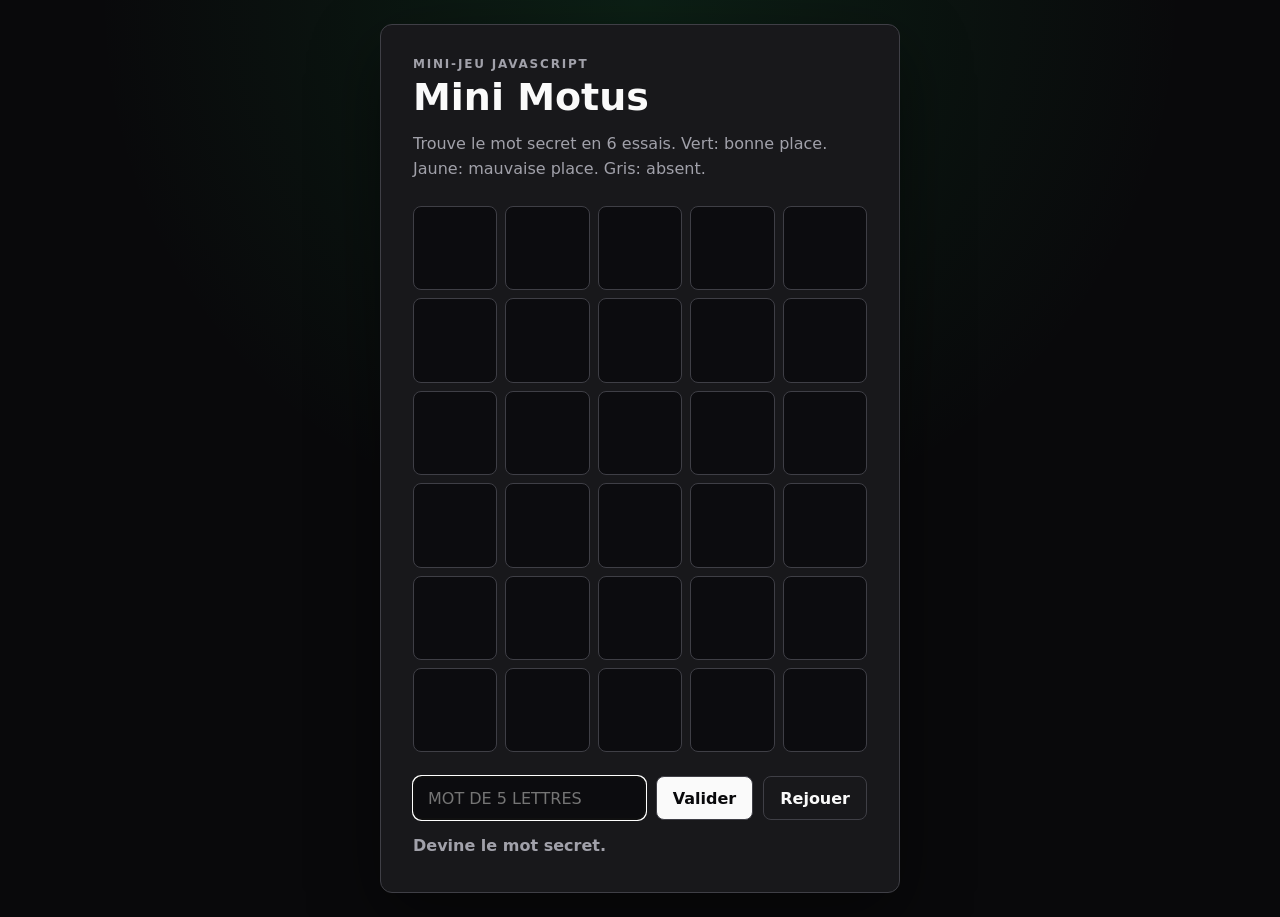
<file: index.html>
<!DOCTYPE html>
<html lang="fr">
<head>
    <meta charset="UTF-8">
    <meta name="viewport" content="width=device-width, initial-scale=1.0">
    <title>Mini Motus JS</title>
    <link rel="stylesheet" href="style.css">
</head>
<body>
    <main class="app">
        <section class="panel">
            <p class="supertitle">Mini-jeu JavaScript</p>
            <h1>Mini Motus</h1>
            <p class="intro">Trouve le mot secret en 6 essais. Vert: bonne place. Jaune: mauvaise place. Gris: absent.</p>

            <div id="grille" class="grid" aria-label="Grille des essais"></div>

            <form id="formulaire" class="controls">
                <input id="tentative" type="text" maxlength="5" autocomplete="off" placeholder="Mot de 5 lettres">
                <button type="submit">Valider</button>
                <button id="rejouer" type="button" class="secondary">Rejouer</button>
            </form>

            <p id="message" class="message" aria-live="polite"></p>
        </section>
    </main>

    <script src="script.js"></script>
</body>
</html>
</file>
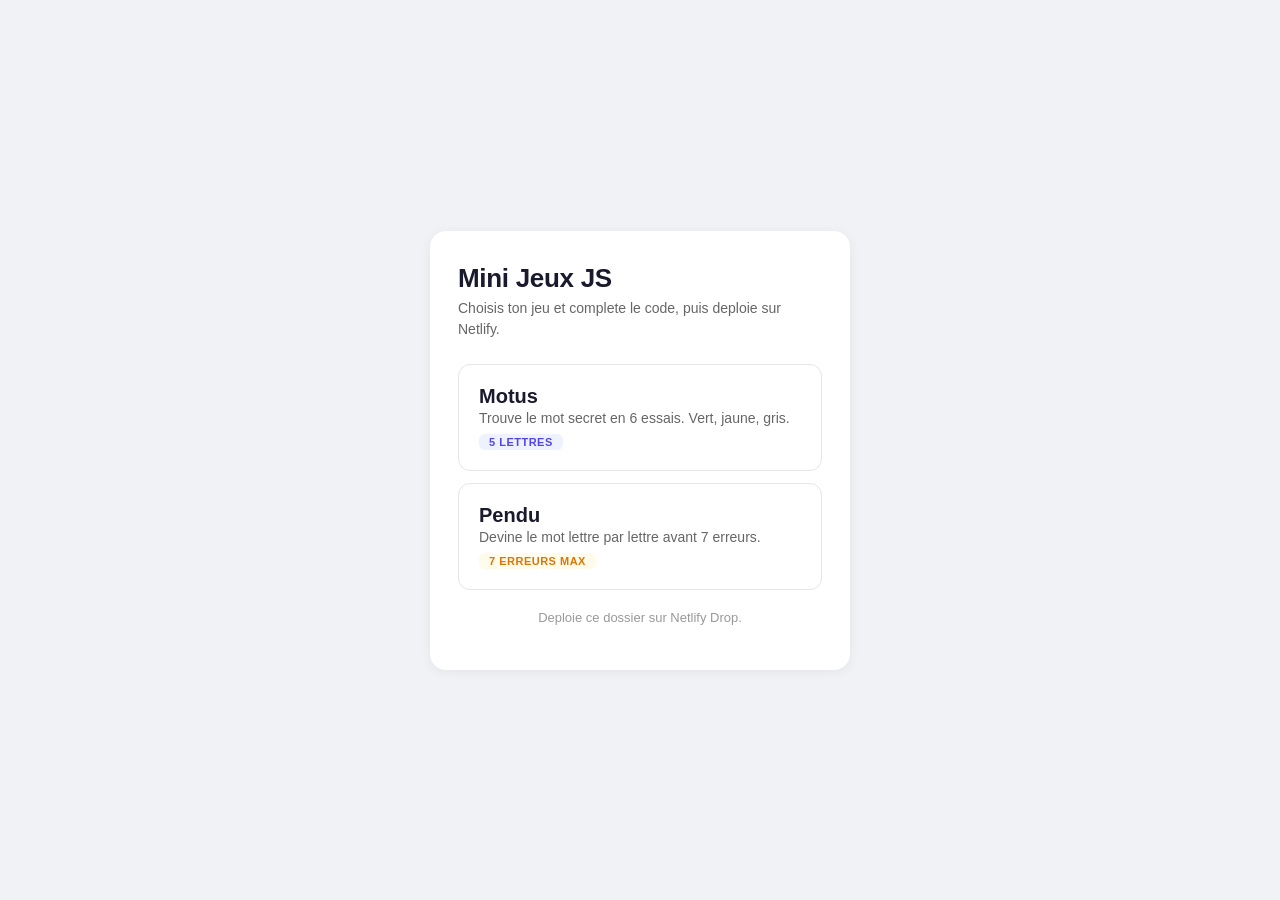
<file: student/index.html>
<!DOCTYPE html>
<html lang="fr">
<head>
    <meta charset="UTF-8">
    <meta name="viewport" content="width=device-width, initial-scale=1.0">
    <title>Mini Jeux JS</title>
    <style>
        * { box-sizing: border-box; }

        body {
            margin: 0;
            min-height: 100vh;
            font-family: -apple-system, BlinkMacSystemFont, "Segoe UI", Roboto, sans-serif;
            background: #f0f2f5;
            color: #1a1a2e;
            display: flex;
            flex-direction: column;
            align-items: center;
            justify-content: center;
            padding: 24px 16px;
        }

        .home-card {
            width: min(100%, 420px);
            background: #fff;
            border-radius: 16px;
            padding: 32px 28px;
            box-shadow: 0 2px 12px rgba(0,0,0,0.06);
        }

        h1 {
            margin: 0;
            font-size: 26px;
            font-weight: 700;
            letter-spacing: -0.3px;
        }

        .home-sub {
            margin: 4px 0 24px;
            color: #666;
            font-size: 14px;
            line-height: 1.5;
        }

        .game-link {
            display: block;
            padding: 20px;
            border-radius: 12px;
            border: 1px solid #e4e6ea;
            text-decoration: none;
            color: #1a1a2e;
            margin-bottom: 12px;
            transition: border-color 0.15s, background 0.15s;
        }

        .game-link:hover {
            border-color: #4f46e5;
            background: #f8faff;
        }

        .game-link .titre {
            font-size: 20px;
            font-weight: 700;
        }

        .game-link .desc {
            display: block;
            color: #666;
            font-size: 14px;
            margin-top: 2px;
        }

        .game-link .badge {
            display: inline-block;
            margin-top: 8px;
            padding: 2px 10px;
            border-radius: 6px;
            font-size: 11px;
            font-weight: 700;
            text-transform: uppercase;
            letter-spacing: 0.5px;
        }

        .badge-vert {
            background: #eef2ff;
            color: #4f46e5;
        }

        .badge-jaune {
            background: #fffbeb;
            color: #d97706;
        }

        .home-footer {
            margin-top: 20px;
            text-align: center;
            color: #999;
            font-size: 13px;
        }
    </style>
</head>
<body>
    <div class="home-card">
        <h1>Mini Jeux JS</h1>
        <p class="home-sub">Choisis ton jeu et complete le code, puis deploie sur Netlify.</p>

        <a href="motus.html" class="game-link">
            <span class="titre">Motus</span>
            <span class="desc">Trouve le mot secret en 6 essais. Vert, jaune, gris.</span>
            <span class="badge badge-vert">5 lettres</span>
        </a>
        <a href="pendu.html" class="game-link">
            <span class="titre">Pendu</span>
            <span class="desc">Devine le mot lettre par lettre avant 7 erreurs.</span>
            <span class="badge badge-jaune">7 erreurs max</span>
        </a>

        <p class="home-footer">Deploie ce dossier sur Netlify Drop.</p>
    </div>
</body>
</html>
</file>
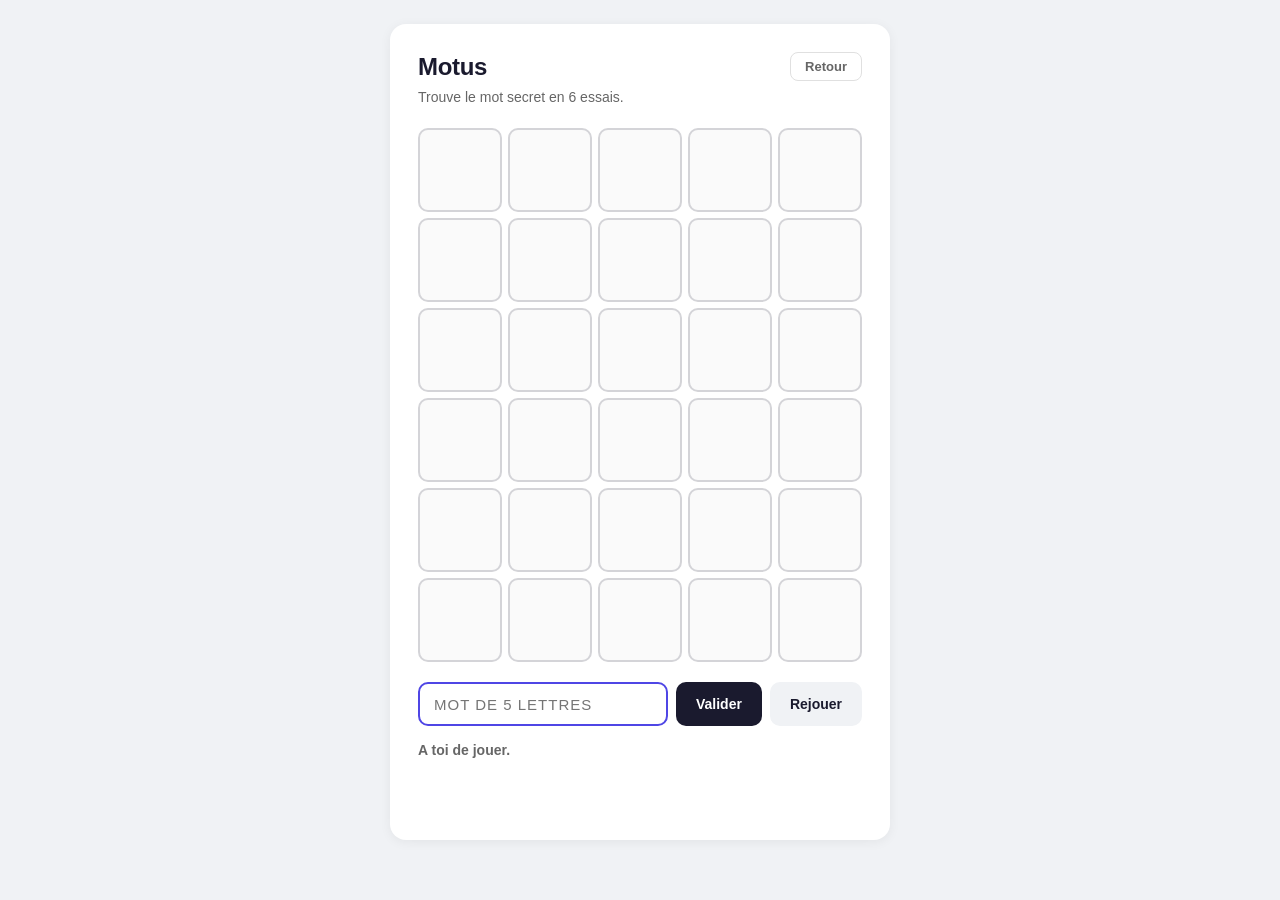
<file: student/motus.html>
<!DOCTYPE html>
<html lang="fr">
<head>
    <meta charset="UTF-8">
    <meta name="viewport" content="width=device-width, initial-scale=1.0">
    <title>Mini Motus</title>
    <link rel="stylesheet" href="student-style.css">
</head>
<body>
    <main class="card">
        <div class="top">
            <h1>Motus</h1>
            <a href="index.html" class="back">Retour</a>
        </div>
        <p class="sub">Trouve le mot secret en 6 essais.</p>

        <div id="Grille" class="grid"></div>

        <div class="actions">
            <input id="Tentative" maxlength="5" placeholder="Mot de 5 lettres">
            <div style="display:flex;gap:8px">
                <button class="primary" onclick="valider()">Valider</button>
                <button class="secondary" onclick="nouvellePartie()">Rejouer</button>
            </div>
        </div>

        <div id="Message" class="msg"></div>
        <div id="Historique" class="letters"></div>
    </main>

    <script>
    // ============================================================
    // Mini Motus - version eleve
    // ============================================================

    function randomInt(min, max) {
        return Math.floor(Math.random() * (max - min + 1)) + min;
    }

    const mots = ["TABLE", "CHIEN", "PLAGE", "ROUTE", "LAMPE", "LIVRE", "FLEUR", "NUAGE"];

    let motSecret = "";
    let essai = 0;
    let fini = false;
    let historiqueLettres = [];

    function choisirMot() {
        // A COMPLETER:
        // Choisis un mot au hasard dans le tableau mots.
        // Astuce: mots[randomInt(0, mots.length - 1)]
        return "TABLE";
    }

    function creerGrille() {
        let grille = document.getElementById("Grille");
        grille.innerHTML = "";

        for (let ligne = 0; ligne < 6; ligne++) {
            let row = document.createElement("div");
            row.className = "row";

            for (let colonne = 0; colonne < 5; colonne++) {
                let c = document.createElement("div");
                c.className = "case";
                row.appendChild(c);
            }

            grille.appendChild(row);
        }
    }

    function afficherMessage(texte, type) {
        let message = document.getElementById("Message");
        message.textContent = texte;
        message.className = "msg " + type;
    }

    function ajouterHistorique(lettres) {
        for (let l of lettres) {
            if (!historiqueLettres.includes(l)) {
                historiqueLettres.push(l);
            }
        }
        document.getElementById("Historique").textContent = "Lettres utilisees: " + historiqueLettres.join(", ");
    }

    function nettoyer(mot) {
        return mot.trim().toUpperCase();
    }

    function afficherMot(mot) {
        let grille = document.getElementById("Grille");
        let ligne = grille.children[essai];

        for (let i = 0; i < 5; i++) {
            let caseLettre = ligne.children[i];
            let lettre = mot[i];

            caseLettre.textContent = lettre;
            caseLettre.classList.add("pop");

            // A COMPLETER:
            // Si la lettre est exactement a la bonne position: classe "case bon"
            // Sinon si la lettre existe dans le mot secret: classe "case presque"
            // Sinon: classe "case faux"
            caseLettre.className = "case pop faux";
        }
    }

    function valider() {
        if (fini) return;

        let input = document.getElementById("Tentative");
        let mot = nettoyer(input.value);
        input.value = "";

        if (mot.length !== 5) {
            afficherMessage("Il faut entrer un mot de 5 lettres.", "err");
            return;
        }

        ajouterHistorique(mot);
        afficherMot(mot);

        // A COMPLETER:
        // Si mot est egal a motSecret, afficher la victoire et terminer la partie.

        essai++;

        // A COMPLETER:
        // Si essai arrive a 6, afficher la defaite et terminer la partie.

        afficherMessage("Continue ! Essai " + (essai + 1) + " sur 6.", "");
    }

    function nouvellePartie() {
        motSecret = choisirMot();
        essai = 0;
        fini = false;
        historiqueLettres = [];
        document.getElementById("Historique").textContent = "";
        creerGrille();
        afficherMessage("A toi de jouer.", "");
        document.getElementById("Tentative").focus();
    }

    document.getElementById("Tentative").addEventListener("keydown", function(e) {
        if (e.key === "Enter") valider();
    });

    nouvellePartie();
    </script>
</body>
</html>
</file>
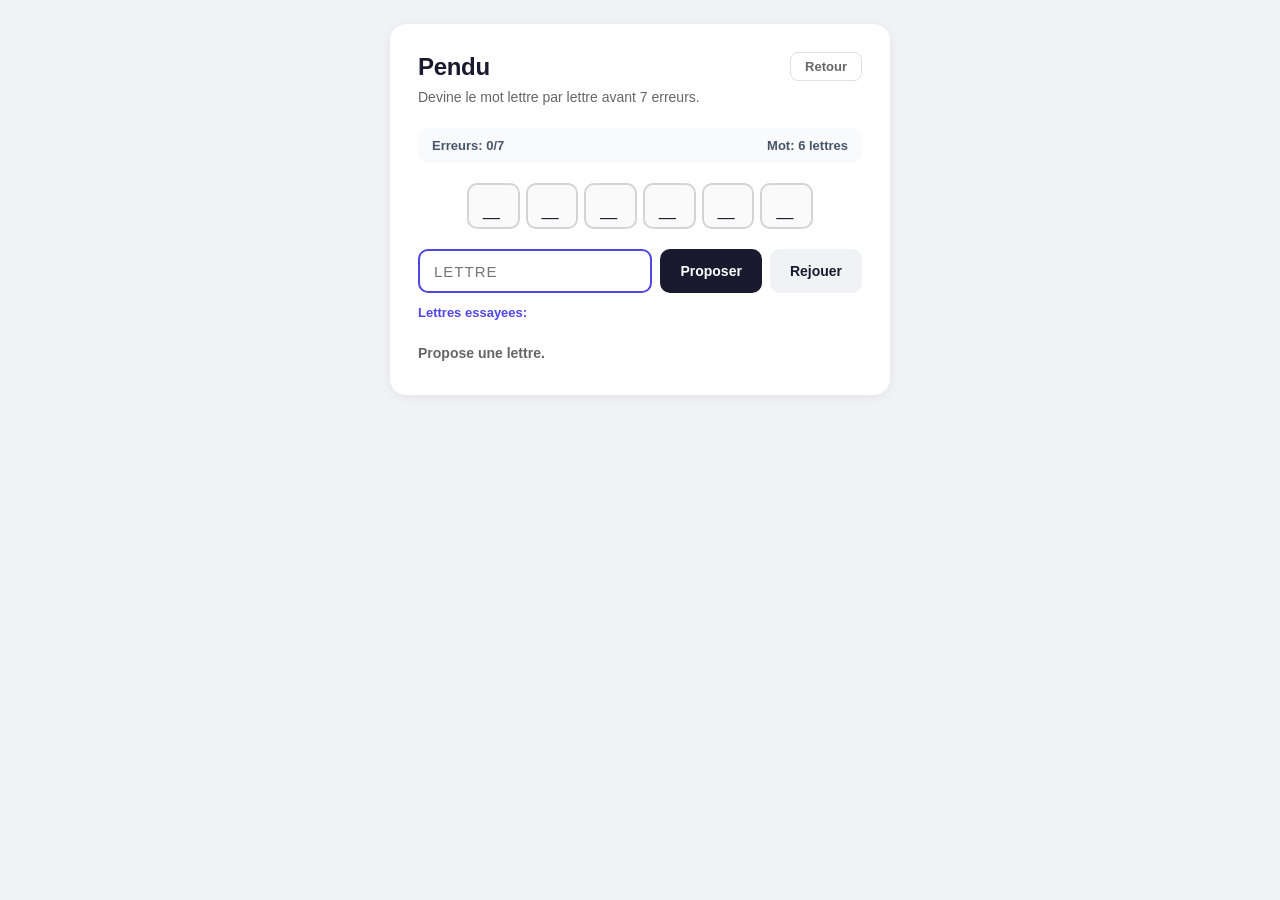
<file: student/pendu.html>
<!DOCTYPE html>
<html lang="fr">
<head>
    <meta charset="UTF-8">
    <meta name="viewport" content="width=device-width, initial-scale=1.0">
    <title>Mini Pendu</title>
    <link rel="stylesheet" href="student-style.css">
</head>
<body>
    <main class="card">
        <div class="top">
            <h1>Pendu</h1>
            <a href="index.html" class="back">Retour</a>
        </div>
        <p class="sub">Devine le mot lettre par lettre avant 7 erreurs.</p>

        <div class="status">
            <span>Erreurs: <span id="Erreurs">0</span>/7</span>
            <span>Mot: <span id="LongueurMot">0</span> lettres</span>
        </div>

        <div id="MotAffiche" class="word"></div>

        <div class="actions">
            <input id="Lettre" maxlength="1" placeholder="Lettre">
            <div style="display:flex;gap:8px">
                <button class="primary" onclick="proposer()">Proposer</button>
                <button class="secondary" onclick="nouvellePartie()">Rejouer</button>
            </div>
        </div>

        <div id="Lettres" class="letters"></div>
        <div id="Message" class="msg"></div>
    </main>

    <script>
    // ============================================================
    // Pendu JS - variante eleve
    // ============================================================

    function randomInt(min, max) {
        return Math.floor(Math.random() * (max - min + 1)) + min;
    }

    const mots = ["SOLEIL", "NUAGE", "FLEUR", "ROUTE", "LAMPE", "CHIEN", "PLAGE", "LIVRE"];

    let motSecret = "";
    let lettresTrouvees = [];
    let lettresEssayees = [];
    let erreurs = 0;
    let fini = false;

    function choisirMot() {
        // A COMPLETER:
        // Retourne un mot au hasard dans le tableau mots.
        return "SOLEIL";
    }

    function afficherMessage(texte, type) {
        let message = document.getElementById("Message");
        message.textContent = texte;
        message.className = "msg " + type;
    }

    function afficherMot() {
        let zone = document.getElementById("MotAffiche");
        zone.innerHTML = "";

        for (let i = 0; i < motSecret.length; i++) {
            let lettre = motSecret[i];
            let span = document.createElement("span");

            // A COMPLETER:
            // Si lettresTrouvees contient la lettre, affiche la lettre.
            // Sinon, affiche "_".
            span.textContent = "_";

            zone.appendChild(span);
        }
    }

    function afficherInfos() {
        document.getElementById("Erreurs").textContent = erreurs;
        document.getElementById("LongueurMot").textContent = motSecret.length;
        document.getElementById("Lettres").textContent = "Lettres essayees: " + lettresEssayees.join(", ");
    }

    function verifierVictoire() {
        for (let i = 0; i < motSecret.length; i++) {
            if (!lettresTrouvees.includes(motSecret[i])) {
                return false;
            }
        }
        return true;
    }

    function proposer() {
        if (fini) return;

        let input = document.getElementById("Lettre");
        let lettre = input.value.trim().toUpperCase();
        input.value = "";
        input.focus();

        if (lettre.length !== 1) {
            afficherMessage("Entre une seule lettre.", "err");
            return;
        }

        if (lettresEssayees.includes(lettre)) {
            afficherMessage("Deja essayee.", "err");
            return;
        }

        lettresEssayees.push(lettre);

        // A COMPLETER:
        // Si motSecret contient la lettre:
        // - ajoute-la dans lettresTrouvees
        // - affiche un message positif
        // Sinon:
        // - ajoute 1 a erreurs
        // - affiche un message d'erreur

        afficherMot();
        afficherInfos();

        if (verifierVictoire()) {
            fini = true;
            afficherMessage("Bravo, tu as trouve le mot !", "ok");
        }

        if (erreurs >= 7) {
            fini = true;
            afficherMessage("Perdu ! Le mot etait " + motSecret + ".", "err");
        }
    }

    function nouvellePartie() {
        motSecret = choisirMot();
        lettresTrouvees = [];
        lettresEssayees = [];
        erreurs = 0;
        fini = false;
        afficherMot();
        afficherInfos();
        afficherMessage("Propose une lettre.", "");
        document.getElementById("Lettre").focus();
    }

    document.getElementById("Lettre").addEventListener("keydown", function(e) {
        if (e.key === "Enter") proposer();
    });

    nouvellePartie();
    </script>
</body>
</html>
</file>
<file: style.css>
:root {
    --bg: #09090b;
    --panel: #18181b;
    --panel-soft: #27272a;
    --border: #3f3f46;
    --text: #fafafa;
    --muted: #a1a1aa;
    --green: #22c55e;
    --yellow: #eab308;
    --gray: #52525b;
    --red: #ef4444;
    --radius: 12px;
}

* {
    box-sizing: border-box;
}

body {
    margin: 0;
    min-height: 100vh;
    font-family: Inter, system-ui, -apple-system, BlinkMacSystemFont, "Segoe UI", sans-serif;
    background:
        radial-gradient(circle at top, rgba(34, 197, 94, 0.12), transparent 34rem),
        var(--bg);
    color: var(--text);
}

.app {
    min-height: 100vh;
    display: grid;
    place-items: center;
    padding: 24px;
}

.panel {
    width: min(100%, 520px);
    background: var(--panel);
    border: 1px solid var(--border);
    border-radius: var(--radius);
    padding: 32px;
    box-shadow: 0 24px 70px rgba(0, 0, 0, 0.45);
}

.supertitle {
    margin: 0 0 6px;
    color: var(--muted);
    font-size: 12px;
    font-weight: 700;
    letter-spacing: 1.8px;
    text-transform: uppercase;
}

h1 {
    margin: 0;
    font-size: 38px;
    line-height: 1.1;
}

.intro {
    margin: 12px 0 24px;
    color: var(--muted);
    line-height: 1.6;
}

.grid {
    display: grid;
    grid-template-rows: repeat(6, 1fr);
    gap: 8px;
    margin-bottom: 24px;
}

.row {
    display: grid;
    grid-template-columns: repeat(5, 1fr);
    gap: 8px;
}

.cell {
    aspect-ratio: 1;
    display: grid;
    place-items: center;
    border: 1px solid var(--border);
    border-radius: 8px;
    background: #0c0c0f;
    color: var(--text);
    font-size: clamp(22px, 7vw, 34px);
    font-weight: 800;
    text-transform: uppercase;
}

.cell.good {
    background: var(--green);
    border-color: var(--green);
    color: #052e16;
}

.cell.near {
    background: var(--yellow);
    border-color: var(--yellow);
    color: #422006;
}

.cell.bad {
    background: var(--gray);
    border-color: var(--gray);
}

.controls {
    display: grid;
    grid-template-columns: 1fr auto auto;
    gap: 10px;
}

input,
button {
    min-height: 44px;
    border-radius: 8px;
    border: 1px solid var(--border);
    font: inherit;
}

input {
    min-width: 0;
    background: #0c0c0f;
    color: var(--text);
    padding: 0 14px;
    text-transform: uppercase;
}

button {
    background: var(--text);
    color: var(--bg);
    padding: 0 16px;
    font-weight: 800;
    cursor: pointer;
}

button.secondary {
    background: transparent;
    color: var(--text);
}

button:disabled,
input:disabled {
    opacity: 0.55;
    cursor: not-allowed;
}

.message {
    min-height: 24px;
    margin: 16px 0 0;
    color: var(--muted);
    font-weight: 700;
}

.message.ok {
    color: var(--green);
}

.message.err {
    color: var(--red);
}

@media (max-width: 560px) {
    .panel {
        padding: 22px;
    }

    .controls {
        grid-template-columns: 1fr;
    }
}
</file>
<file: student/student-style.css>
* {
    box-sizing: border-box;
}

body {
    margin: 0;
    min-height: 100vh;
    font-family: -apple-system, BlinkMacSystemFont, "Segoe UI", Roboto, sans-serif;
    background: #f0f2f5;
    color: #1a1a2e;
    display: flex;
    flex-direction: column;
    align-items: center;
    padding: 24px 16px;
}

.card {
    width: min(100%, 500px);
    background: #fff;
    border-radius: 16px;
    padding: 28px;
    box-shadow: 0 2px 12px rgba(0,0,0,0.06);
}

.top {
    display: flex;
    align-items: center;
    justify-content: space-between;
    margin-bottom: 6px;
}

.top h1 {
    margin: 0;
    font-size: 24px;
    font-weight: 700;
    letter-spacing: -0.3px;
}

.top .back {
    font-size: 13px;
    font-weight: 600;
    color: #666;
    text-decoration: none;
    padding: 6px 14px;
    border-radius: 8px;
    border: 1px solid #e0e0e0;
    transition: background 0.15s;
}

.top .back:hover {
    background: #f5f5f5;
}

.sub {
    margin: 4px 0 20px;
    color: #666;
    font-size: 14px;
    line-height: 1.5;
}

.badge {
    display: inline-block;
    font-size: 11px;
    font-weight: 700;
    text-transform: uppercase;
    letter-spacing: 0.5px;
    padding: 3px 10px;
    border-radius: 6px;
    background: #eef2ff;
    color: #4f46e5;
}

.grid {
    display: grid;
    gap: 6px;
    margin-bottom: 20px;
}

.row {
    display: grid;
    grid-template-columns: repeat(5, 1fr);
    gap: 6px;
}

.case {
    aspect-ratio: 1;
    display: grid;
    place-items: center;
    border-radius: 10px;
    border: 2px solid #d4d4d8;
    background: #fafafa;
    font-size: clamp(20px, 6vw, 30px);
    font-weight: 800;
    text-transform: uppercase;
    transition: transform 0.1s, border-color 0.2s, background 0.2s;
}

.case.pop {
    animation: pop 0.15s;
}

@keyframes pop {
    0% { transform: scale(1); }
    50% { transform: scale(0.92); }
    100% { transform: scale(1); }
}

.bon {
    background: #22c55e;
    border-color: #22c55e;
    color: #fff;
}

.presque {
    background: #eab308;
    border-color: #eab308;
    color: #fff;
}

.faux {
    background: #94a3b8;
    border-color: #94a3b8;
    color: #fff;
}

.actions {
    display: grid;
    grid-template-columns: 1fr auto;
    gap: 8px;
}

input {
    min-height: 44px;
    padding: 0 14px;
    border: 2px solid #d4d4d8;
    border-radius: 10px;
    font: inherit;
    font-size: 15px;
    text-transform: uppercase;
    letter-spacing: 1px;
    background: #fff;
    color: #1a1a2e;
    transition: border-color 0.15s;
}

input:focus {
    outline: none;
    border-color: #4f46e5;
}

button {
    min-height: 44px;
    padding: 0 20px;
    border: none;
    border-radius: 10px;
    font: inherit;
    font-weight: 700;
    font-size: 14px;
    cursor: pointer;
    transition: opacity 0.15s;
}

button:active {
    transform: scale(0.97);
}

button.primary {
    background: #1a1a2e;
    color: #fff;
}

button.primary:hover {
    opacity: 0.85;
}

button.secondary {
    background: #f0f2f5;
    color: #1a1a2e;
}

button.secondary:hover {
    background: #e4e6ea;
}

.msg {
    min-height: 22px;
    margin: 16px 0 0;
    color: #666;
    font-weight: 600;
    font-size: 14px;
}

.ok {
    color: #22c55e;
}

.err {
    color: #ef4444;
}

.word {
    display: flex;
    flex-wrap: wrap;
    justify-content: center;
    gap: 6px;
    margin: 20px 0;
    font-size: 30px;
    font-weight: 800;
    letter-spacing: 4px;
    text-transform: uppercase;
}

.word span {
    display: inline-block;
    border: 2px solid #d4d4d8;
    border-radius: 10px;
    padding: 4px 14px;
    min-width: 44px;
    text-align: center;
    background: #fafafa;
}

.word span.found {
    border-color: #22c55e;
    color: #22c55e;
    background: #f0fdf4;
}

.letters {
    min-height: 24px;
    margin: 12px 0;
    color: #4f46e5;
    font-weight: 600;
    font-size: 13px;
}

.status {
    display: flex;
    justify-content: space-between;
    gap: 12px;
    padding: 10px 14px;
    border-radius: 10px;
    background: #f8fafc;
    font-weight: 600;
    font-size: 13px;
    color: #475569;
}

@media (max-width: 480px) {
    .card {
        padding: 20px;
    }

    .actions {
        grid-template-columns: 1fr;
    }
}
</file>
